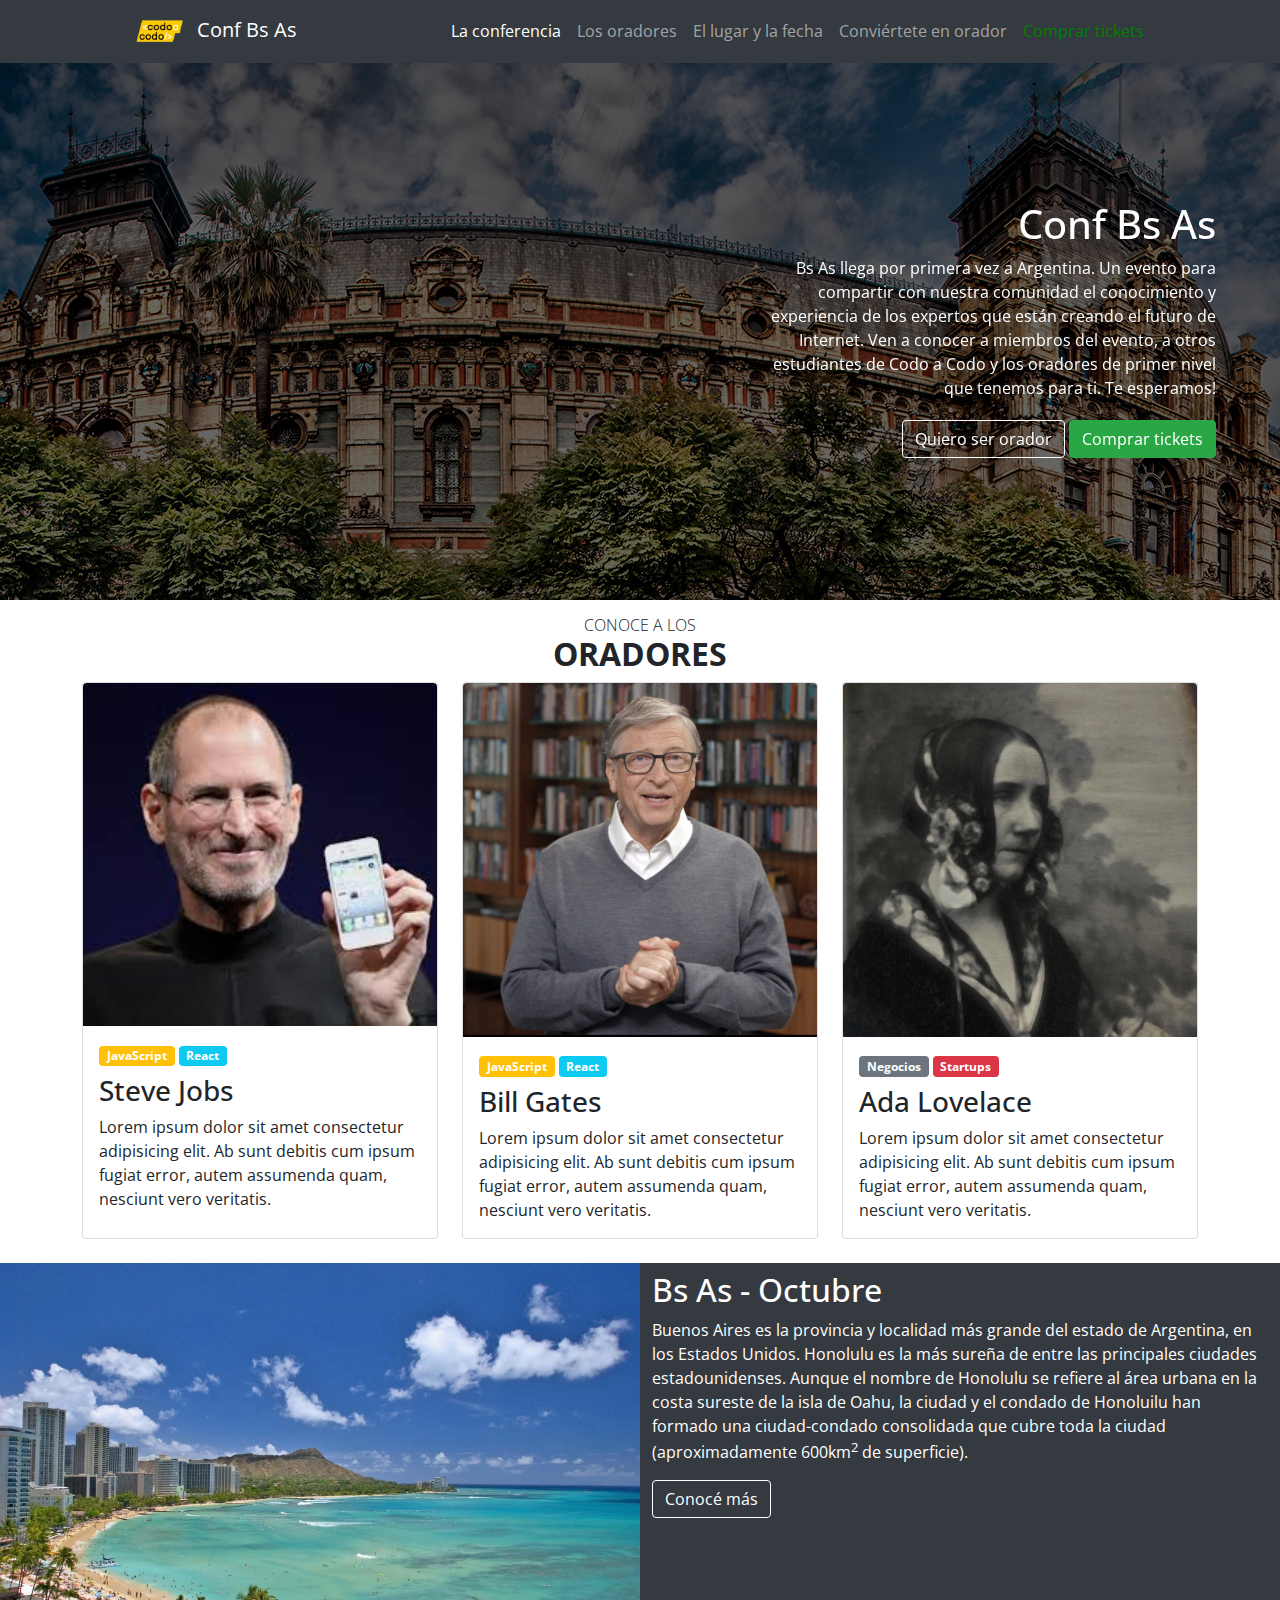
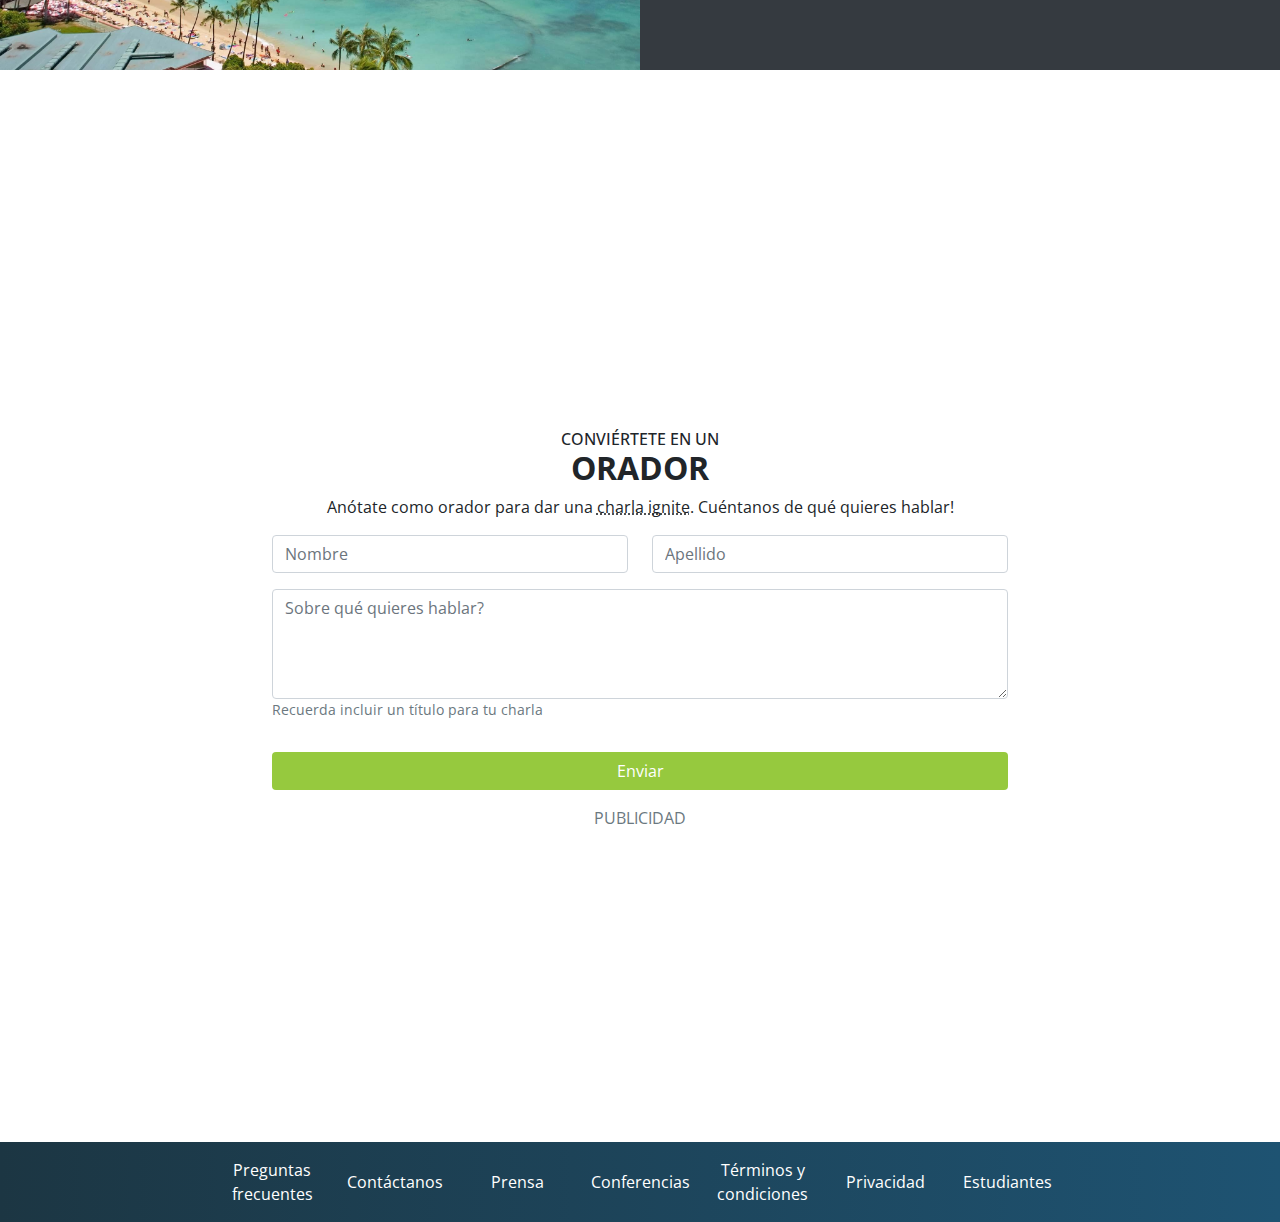
<file: index.html>
<!DOCTYPE html>
<html lang="es">
<head>
  <meta charset="UTF-8">
  <meta name="viewport" content="width=device-width, initial-scale=1.0">
  <title>Proyecto integrador Front | Fernando Figun</title>
  <link rel="shortcut icon" href="./assets/img/favicon.ico" type="image/x-icon">
  <link rel="stylesheet" href="./css/bootstrap.min.css">
  <link rel="stylesheet" href="./css/styles.css">
</head>
<body>
  <header>
    <nav class="navbar fixed-top navbar-expand-lg navbar-dark bg-dark">
      <div class="container-fluid navbar-pad">
        <a class="navbar-brand" href="#">
          <img src="./assets/img/codoacodo.png" class="logo-navbar" alt="logo de codo a codo 4.0" loading="lazy">
          Conf Bs As
        </a>
        <button class="navbar-toggler" type="button" data-bs-toggle="collapse" data-bs-target="#navbarSupportedContent" aria-controls="navbarSupportedContent" aria-expanded="false" aria-label="Toggle navigation">
          <span class="navbar-toggler-icon"></span>
        </button>
        <div class="collapse navbar-collapse" id="navbarSupportedContent">
          <ul class="navbar-nav me-auto w-100 justify-content-end">
            <li class="nav-item">
              <a class="nav-link active" aria-current="page" href="#conferencia">La conferencia</a>
            </li>
            <li class="nav-item">
              <a class="nav-link" href="#oradores">Los oradores</a>
            </li>
            <li class="nav-item">
              <a class="nav-link" href="#lugar-fecha">El lugar y la fecha</a>
            </li>
            <li class="nav-item">
              <a class="nav-link" href="#formulario-orador">Conviértete en orador</a>
            </li>
            <li class="nav-item">
              <a class="nav-link color-verde" href="./pages/comprar-tickets.html">Comprar tickets</a>
            </li>
          </ul>
        </div>
      </div>
    </nav>
    <section id="conferencia">
      <div class="carousel slide carousel-fade mb-3" data-bs-ride="carousel">
        <div class="carousel-inner">
          <div class="carousel-caption">
            <h1>Conf Bs As</h1>
            <p>Bs As llega por primera vez a Argentina. Un evento para compartir con nuestra comunidad el conocimiento y experiencia de los expertos que están creando el futuro de Internet. Ven a conocer a miembros del evento, a otros estudiantes de Codo a Codo y los oradores de primer nivel que tenemos para ti. Te esperamos!</p>
            <a class="btn btn-transparente my-1" href="#formulario-orador">Quiero ser orador</a>
            <a class="btn btn-verde-oscuro my-1" href="./pages/comprar-tickets.html">Comprar tickets</a>
          </div>
          <div class="carousel-item active imagen-carousel-a"></div>
          <div class="carousel-item imagen-carousel-b"></div>
          <div class="carousel-item imagen-carousel-c"></div>
        </div>
      </div>      
    </section>
  </header>
  <main>
    <section id="oradores" class="container mb-4">
      <h2 class="text-center">
        <div class="fs-6 fw-lighter">CONOCE A LOS</div>
        <span class="fw-bold">ORADORES</span>
      </h2>
      <div class="row row-cols-1 row-cols-md-3 g-4">
        <div class="col">
          <div class="card h-100">
            <img src="./assets/img/steve.jpg" alt="Steve Jobs" class="w-100 h-80 imagen-card" loading="lazy">
            <div class="card-body">
              <h4 class="badge bg-warning">JavaScript</h4>
              <h4 class="badge bg-info">React</h4>
              <h3 class="card-title">Steve Jobs</h3>
              <p class="card-text">Lorem ipsum dolor sit amet consectetur adipisicing elit. Ab sunt debitis cum ipsum fugiat error, autem assumenda quam, nesciunt vero veritatis.</p>
            </div>
          </div>
        </div>
        <div class="col">
          <div class="card h-100">
            <img src="./assets/img/bill.jpg" alt="Steve Jobs" class="w-100 h-80 imagen-card" loading="lazy">
            <div class="card-body">
              <h4 class="badge bg-warning">JavaScript</h4>
              <h4 class="badge bg-info">React</h4>
              <h3 class="card-title">Bill Gates</h3>
              <p class="card-text">Lorem ipsum dolor sit amet consectetur adipisicing elit. Ab sunt debitis cum ipsum fugiat error, autem assumenda quam, nesciunt vero veritatis.</p>
            </div>
          </div>
        </div>
        <div class="col">
          <div class="card h-100">
            <img src="./assets/img/ada.jpg" alt="Ada Lovelace" class="w-100 h-80 imagen-card" loading="lazy">
            <div class="card-body">
              <h4 class="badge bg-secondary">Negocios</h4>
              <h4 class="badge bg-danger">Startups</h4>
              <h3 class="card-title">Ada Lovelace</h3>
              <p class="card-text">Lorem ipsum dolor sit amet consectetur adipisicing elit. Ab sunt debitis cum ipsum fugiat error, autem assumenda quam, nesciunt vero veritatis.</p>
            </div>
          </div>
        </div>
      </div>
    </section>
    <section id="lugar-fecha" class="container-fluid mb-3">
        <div class="row">
          <div class="col-sm-12 col-lg-5 col-xl-6 p-0">
            <img src="./assets/img/honolulu.jpg" class="w-100" alt="Mar del plata" loading="lazy">
          </div>
          <div class="col bg-dark text-white py-2">
            <h2>Bs As - Octubre</h2>
            <p>Buenos Aires es la provincia y localidad más grande del estado de Argentina, en los Estados Unidos. Honolulu es la más sureña de entre las principales ciudades estadounidenses. Aunque el nombre de Honolulu se refiere al área urbana en la costa sureste de la isla de Oahu, la ciudad y el condado de Honoluilu han formado una ciudad-condado consolidada que cubre toda la ciudad (aproximadamente 600km<span class="texto-superindice">2</span> de superficie).</p>
            <a class="btn btn-transparente" href="./pages/404.html">Conocé más</a>
          </div>
        </div>
    </section>
    <section id="mapa" class="container-fluid my-3">
        <div class="row justify-content-center">
          <div class="col-12 col-xl-8 m-0 mapa">
            <iframe class="rounded" src="https://www.google.com/maps/embed?pb=!1m18!1m12!1m3!1d3284.1366237167395!2d-58.39758742425996!3d-34.60070657295539!2m3!1f0!2f0!3f0!3m2!1i1024!2i768!4f13.1!3m3!1m2!1s0x95bccabfe23f5e3b%3A0x6f90fe1eadb235cf!2sMuseo%20del%20Agua%20y%20de%20la%20Historia%20Sanitaria!5e0!3m2!1ses!2sar!4v1692228848422!5m2!1ses!2sar" width="100%" height="100%" allowfullscreen="" loading="lazy" referrerpolicy="no-referrer-when-downgrade"></iframe>
          </div>
      </div>
    </div>
  </section>
    </section>
  <section id="formulario-orador" class="container text-center mt-4">
      <div class="row justify-content-center">
        <h2>
          <div class="fs-6">CONVIÉRTETE EN UN</div>
          <span class="fw-bold">ORADOR</span>
        </h2>
        <p>Anótate como orador para dar una <abbr title="Una charla ignite es una exposición ultra-rápida de cinco minutos y veinte diapositivas.">charla ignite</abbr>. Cuéntanos de qué quieres hablar!</p>
        
        <form action="./pages/404.html" method="get">
          <div class="row justify-content-center">
            <div class="col-12 col-md-4 mb-3">
              <input type="text" class="form-control" placeholder="Nombre" aria-label="Nombre">
            </div>
            <div class="col-12 col-md-4 mb-3">
              <input type="text" class="form-control" placeholder="Apellido" aria-label="Apellido">
            </div>
          </div>
          
          <div class="row mb-3 justify-content-center">
            <div class="col-12 col-md-8">
              <textarea class="form-control" rows="4" placeholder="Sobre qué quieres hablar?"></textarea>
              <p class="text-start small texto-gris">Recuerda incluir un título para tu charla</p>
            </div>
          </div>
          <div class="row mb-3 justify-content-center">
            <div class="col-12 col-md-8">
              <input type="submit" class="btn btn-verde w-100" value="Enviar">
            </div>
          </div>
        </form>
      </div>
  </section>
</main>
<aside>
  <div class="container">
    <div class="row justify-content-center">
      <p class="text-center texto-gris">PUBLICIDAD</p>
      <div class="col-12 col-md-6 col-xl-5 my-2 ads">
        <iframe class="rounded w-100 h-100" src="https://www.youtube.com/embed/ptXiQwE535s?controls=0" frameborder="0" allow="accelerometer; autoplay; clipboard-write; encrypted-media; gyroscope; picture-in-picture; web-share" allowfullscreen></iframe>
      </div>
      <div class="col-12 col-md-6 col-xl-5 my-2 ads">
        <iframe class="rounded w-100 h-100" src="https://www.youtube.com/embed/zKS7tW0itjc?controls=0" frameborder="0" allow="accelerometer; autoplay; clipboard-write; encrypted-media; gyroscope; picture-in-picture; web-share" allowfullscreen></iframe>
      </div>
    </div>
    <div>
    </aside>
    <footer>
      <div class="container-fluid mt-4">
        <div class="row justify-content-center text-center py-2">
          <div class="col-12 col-md-3 col-xl-1 my-1 py-1 mx-2"><a class="enlace-menu" href="./pages/404.html">Preguntas frecuentes</a></div>
          <div class="col-12 col-md-3 col-xl-1 my-1 py-1 mx-2"><a class="enlace-menu" href="./pages/404.html">Contáctanos</a></div>
          <div class="col-12 col-md-3 col-xl-1 my-1 py-1 mx-2"><a class="enlace-menu" href="./pages/404.html">Prensa</a></div>
          <div class="col-12 col-md-3 col-xl-1 my-1 py-1 mx-2"><a class="enlace-menu" href="./pages/404.html">Conferencias</a></div>
          <div class="col-12 col-md-3 col-xl-1 my-1 py-1 mx-2"><a class="enlace-menu" href="./pages/404.html">Términos y condiciones</a></div>
          <div class="col-12 col-md-3 col-xl-1 my-1 py-1 mx-2"><a class="enlace-menu" href="./pages/404.html">Privacidad</a></div>
          <div class="col-12 col-md-3 col-xl-1 my-1 py-1 mx-2"><a class="enlace-menu" href="./pages/404.html">Estudiantes</a></div>
        </div>
      </div>
    </footer>
    <script src="./js/bootstrap.bundle.min.js"></script>  
  </body>
  </html>
</file>
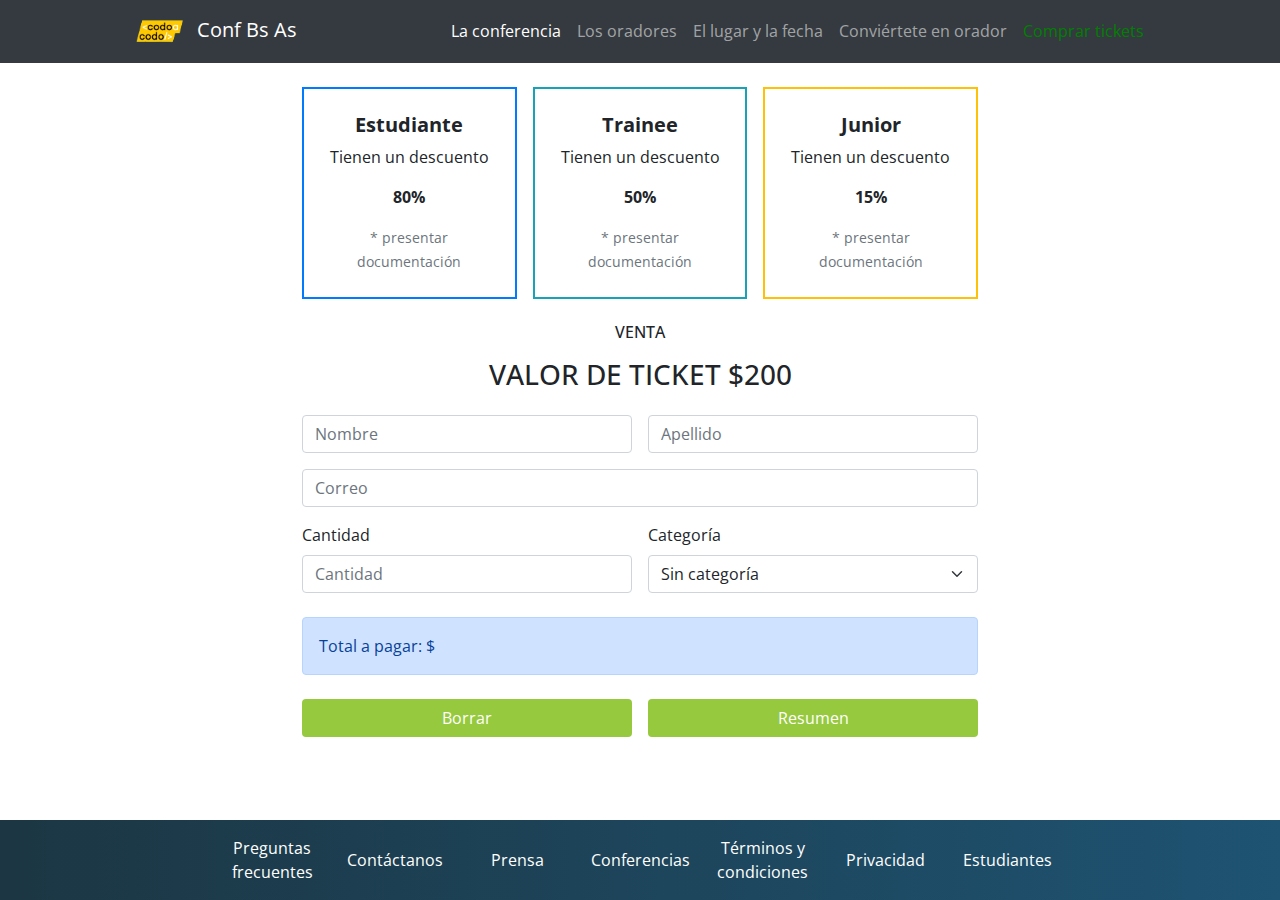
<file: pages/comprar-tickets.html>
<!DOCTYPE html>
<html lang="es">
<head>
  <meta charset="UTF-8">
  <meta name="viewport" content="width=device-width, initial-scale=1.0">
  <title>Proyecto integrador Front | Fernando Figun</title>
  <link rel="shortcut icon" href="../assets/img/favicon.ico" type="image/x-icon">
  <link rel="stylesheet" href="../css/bootstrap.min.css">
  <link rel="stylesheet" href="../css/styles.css">
</head>
<body>
  <header>
    <nav class="navbar navbar-expand-lg navbar-dark bg-dark">
      <div class="container-fluid navbar-pad">
        <a class="navbar-brand" href="../index.html">
          <img src="../assets/img/codoacodo.png" class="logo-navbar" alt="logo de codo a codo 4.0" loading="lazy">
          Conf Bs As
        </a>
        <button class="navbar-toggler" type="button" data-bs-toggle="collapse" data-bs-target="#navbarSupportedContent" aria-controls="navbarSupportedContent" aria-expanded="false" aria-label="Toggle navigation">
          <span class="navbar-toggler-icon"></span>
        </button>
        <div class="collapse navbar-collapse" id="navbarSupportedContent">
          <ul class="navbar-nav me-auto w-100 justify-content-end">
            <li class="nav-item">
              <a class="nav-link active" aria-current="page" href="../index.html#conferencia">La conferencia</a>
            </li>
            <li class="nav-item">
              <a class="nav-link" href="../index.html#oradores">Los oradores</a>
            </li>
            <li class="nav-item">
              <a class="nav-link" href="../index.html#lugar-fecha">El lugar y la fecha</a>
            </li>
            <li class="nav-item">
              <a class="nav-link" href="../index.html#formulario-orador">Conviértete en orador</a>
            </li>
            <li class="nav-item">
              <a class="nav-link color-verde" href="#">Comprar tickets</a>
            </li>
          </ul>
        </div>
      </div>
    </nav>
  </header>
  <main>
    <section id="descuentos">
      <div class="container container-small my-4">
        <div class="row row-cols-1 row-cols-md-3 g-3 text-center justify-content-center">
          <div class="col">
            <div class="card py-2 rounded-0 border-2 border-estudiante">
              <div class="card-body">
                <h5 class="card-title fw-bold">Estudiante</h5>
                <p class="card-text">Tienen un descuento</p>
                <p class="card-text fw-bold">80%</p>
                <p class="card-text"><small class="text-muted">* presentar documentación</small></p>
              </div>
            </div>
          </div>
          <div class="col">
            <div class="card py-2 rounded-0 border-2 border-trainee">
              <div class="card-body">
                <h5 class="card-title fw-bold">Trainee</h5>
                <p class="card-text">Tienen un descuento</p>
                <p class="card-text fw-bold">50%</p>
                <p class="card-text"><small class="text-muted">* presentar documentación</small></p>
              </div>
            </div>
          </div>
          <div class="col">
            <div class="card py-2 rounded-0 border-2 border-junior">
              <div class="card-body">
                <h5 class="card-title fw-bold">Junior</h5>
                <p class="card-text">Tienen un descuento</p>
                <p class="card-text fw-bold">15%</p>
                <p class="card-text"><small class="text-muted">* presentar documentación</small></p>
              </div>
            </div>
          </div>
        </div>
      </div>
    </section>
    <div id="venta">
      <div class="text-center">
        <h2 class="fs-6">
          <div class="pb-3">VENTA</div>
          <div class="fs-3 pb-3">VALOR DE TICKET $200</div>
        </h2>
      </div>
      
      <div class="container container-small">
        <form id="formulario" class="" action="">
          <div class="row g-3">
            <div class="col-12 col-md-6">
              <input id="nombre" class="form-control" type="text" placeholder="Nombre" required>
              <div class="invalid-feedback">
                Ingrese un nombre.
              </div>
            </div>
            <div class="col-12 col-md-6">
              <input id="apellido" class="form-control" type="text" placeholder="Apellido" required>
              <div class="invalid-feedback">
                Ingrese un apellido.
              </div>
            </div>
            <div class="col-12">
              <input id="mail" class="form-control" type="email" placeholder="Correo" required>
              <div class="invalid-feedback">
                Ingrese un mail válido.
              </div>
            </div>
            <div class="col-12 col-md-6 justify-content-start text-start">
              <label for="cantidad" class="form-label">Cantidad</label>
              <input id="cantidad" class="form-control" type="text" placeholder="Cantidad" required>
              <div class="invalid-feedback">
                Ingrese una cantidad válida.
              </div>
            </div>
            <div class="col-12 col-md-6 justify-content-start text-start">
              <label for="categoria" class="form-label">Categoría</label>
              <select id="categoria" class="form-select" required>
                <option selected>Sin categoría</option>
                <option>Estudiante</option>
                <option>Trainee</option>
                <option>Junior</option>
              </select>
              <div class="invalid-feedback">
                Seleccione una categoría.
              </div>
            </div>
            <div class="col-12">
              <div class="alert alert-primary mt-2 mb-2" role="alert">
                Total a pagar: $ <span id="total"></span>
              </div>
            </div>
            <div class="d-flex justify-content-between">
              <button id="borrar" class="btn w-100 btn-verde me-2" type="button">Borrar</button>
              <button id="resumen" class="btn w-100 btn-verde ms-2" type="button">Resumen</button>
            </div>
          </div>
        </form>
      </div>
    </section>
  </main>
  
  <footer>
    <div class="container-fluid mt-4">
      <div class="row justify-content-center text-center py-2">
        <div class="col-12 col-md-3 col-xl-1 my-1 py-1 mx-2"><a class="enlace-menu" href="./404.html">Preguntas frecuentes</a></div>
        <div class="col-12 col-md-3 col-xl-1 my-1 py-1 mx-2"><a class="enlace-menu" href="./404.html">Contáctanos</a></div>
        <div class="col-12 col-md-3 col-xl-1 my-1 py-1 mx-2"><a class="enlace-menu" href="./404.html">Prensa</a></div>
        <div class="col-12 col-md-3 col-xl-1 my-1 py-1 mx-2"><a class="enlace-menu" href="./404.html">Conferencias</a></div>
        <div class="col-12 col-md-3 col-xl-1 my-1 py-1 mx-2"><a class="enlace-menu" href="./404.html">Términos y condiciones</a></div>
        <div class="col-12 col-md-3 col-xl-1 my-1 py-1 mx-2"><a class="enlace-menu" href="./404.html">Privacidad</a></div>
        <div class="col-12 col-md-3 col-xl-1 my-1 py-1 mx-2"><a class="enlace-menu" href="./404.html">Estudiantes</a></div>
      </div>
    </div>
  </footer>
  <script src="../js/bootstrap.bundle.min.js"></script>
  <script src="../js/tickets.js"></script>
</body>
</html>
</file>
<file: css/styles.css>
@import url('https://fonts.googleapis.com/css2?family=Open+Sans&family=Roboto:wght@100;300;400;700;900&display=swap');

* {
    margin: 0;
    padding: 0;
    box-sizing: border-box;
}

/*
Usando flex y un minimo de 100% del viewport height en el main se puede hacer que el contenido ocupe
todo el espacio entre el header y el footer y permita que el footer se quede al fondo de la pagina
*/

body {
    min-height: 100vh;
    margin: 0;
    display:flex;
    flex-direction: column;
}

main {
    flex: 1;
}

/* Uso este padding para contrarrestar la altura del navbar que esta fixed-top */
html {
    scroll-padding-top: 5rem;
}

body {
    font-family: 'Open Sans', sans-serif;
}

/* Se requiere !important porque la clase bg-dark es !important en el css de bootstrap */
.bg-dark {
    background-color: #353A40 !important;
}

.navbar-dark .navbar-nav .nav-link.color-verde {
    color: green;
}

.logo-navbar {
    width: 4rem;
    object-fit: cover;
}

.navbar-pad {padding: 0 5% 0 5%;}
@media (min-width: 768px)   {.navbar-pad {padding: 0 5% 0 5%;}}
@media (min-width: 1200px)  {.navbar-pad {padding: 0 10% 0 10%;}}

.texto-superindice {
    vertical-align: super;
    font-size: smaller;
}

.imagen-carousel-a {
    background-image: linear-gradient(rgba(0, 0, 0, 60%), rgba(0, 0, 0, 60%)), url('../assets/img/ba1.jpg');
    height: 600px;
}

.imagen-carousel-b {
    background-image: linear-gradient(rgba(0, 0, 0, 60%), rgba(0, 0, 0, 60%)), url('../assets/img/ba2.jpg');
    height: 600px;
}

.imagen-carousel-c {
    background-image: linear-gradient(rgba(0, 0, 0, 60%), rgba(0, 0, 0, 60%)), url('../assets/img/ba3.jpg');
    height: 600px;
}

.carousel-caption {
    position: absolute;
    inset: 15% 5% 0 20%;
    padding-top: 1.25rem;
    padding-bottom: 1.25rem;
    color: #fff;
    text-align: right;
    z-index: 20;
}

@media (min-width: 768px)   {.carousel-caption {inset: 25% 5% 0 30%;}}
@media (min-width: 1200px)  {.carousel-caption {inset: 30% 5% 0 60%;}}

.imagen-card {
    border-radius: 0.25rem 0.25rem 0 0;
    object-fit: cover;
}

.btn-verde {
    color: #fff;
    background-color: #96C93E;
}

.btn-verde-oscuro {
    color: #fff;
    background-color: #29A744;
    border-color: #29A744;
}

.btn-transparente {
    color: #fff;
    background-color: transparent;
    border-color: #fff;
}

.btn-verde:hover {
    color: #fff;
    background-color: #72a120;
}

.btn-verde-oscuro:hover {
    color: #0d4619;
    border-color: #1a9b36;
}

.btn-transparente:hover {
    color: #ccc;
    border-color: #ccc;
}

.btn-verde:focus        {box-shadow: 0 0 0 0.25rem rgba(166, 255, 82, 0.25);}
.btn-verde-oscuro:focus {box-shadow: 0 0 0 0.25rem rgba(98, 172, 28, 0.25);}
.btn-transparente:focus {box-shadow: 0 0 0 0.25rem rgba(255, 255, 255, 0.25);}


#lugarFecha img {
    object-fit: cover;
}

.mapa {height: 50vw;}
@media (min-width: 768px)   {.mapa {height: 35vw;}}
@media (min-width: 1200px)  {.mapa {height: 25vw;}}

.ads {height: 40vw;}
@media (min-width: 768px)   {.ads {height: 25vw;}}
@media (min-width: 1200px)  {.ads {height: 20vw;}}

.texto-gris {
    color: #6B7880;
}

footer .container-fluid {
    background: rgb(28,54,67);
    background: linear-gradient(90deg, rgba(28,54,67,1) 0%, rgba(30,83,114,1) 100%);
}

.enlace-menu {
    color: #fff;
    text-decoration: none;
    height: 100%;
    display: flex;
    align-items: center;
    justify-content: center;
}

.enlace-menu:hover  {
    color: #81bfce;
}

.border-estudiante  {border-color: #007BFF;}
.border-trainee     {border-color: #17A2B8;}
.border-junior      {border-color: #FFC107;}

/* Para que no se cambie el cursor para seleccionar texto */
#descuentos .card {
    user-select: none;
}

/* Animacion */
#descuentos .card:hover {
    animation: crescendo 0.6s alternate infinite ease-in;
}
  
@keyframes crescendo {
    0%   {transform: scale(1);}
    100% {transform: scale(1.05);}
}

/* Ya que el container de bootstrap es demasiado grande para desktops, creo uno mas chico y responsive */
.container-small {max-width: 100%;}
@media (min-width: 768px)  {.container-small {width: 600px;}}
@media (min-width: 992px)  {.container-small {width: 650px;}} 
@media (min-width: 1200px) {.container-small {width: 700px;}}
</file>
